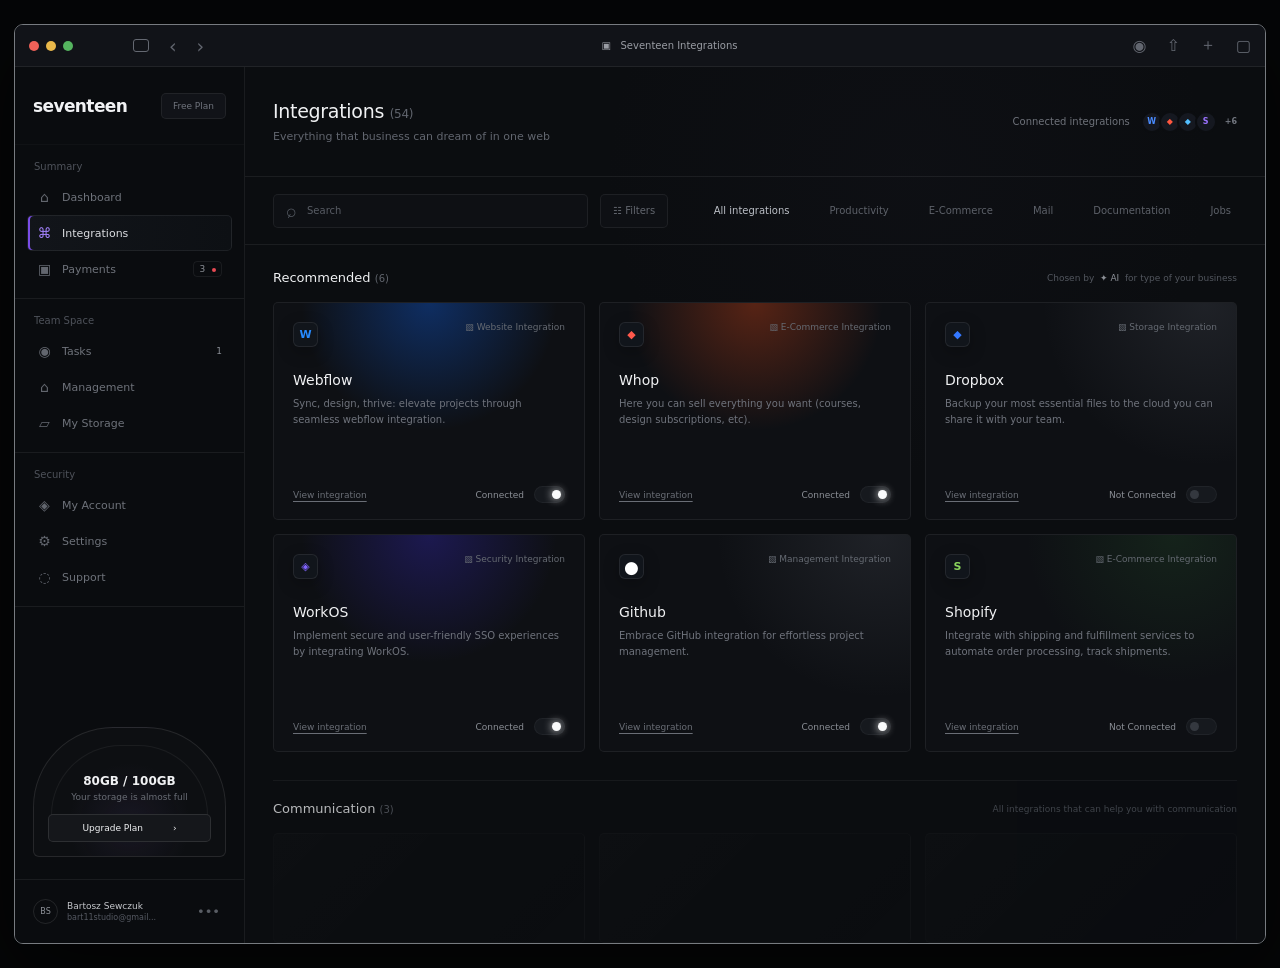
<file: integrations-ui/index.html>
<!doctype html>
<html lang="en">
  <head>
    <meta charset="UTF-8" />
    <meta name="viewport" content="width=device-width, initial-scale=1.0" />
    <meta name="theme-color" content="#090b0e" />
    <title>Seventeen — Integrations</title>
    <link rel="stylesheet" href="./styles.css" />
  </head>
  <body>
    <div class="browser-shell">
      <header class="browser-bar">
        <div class="traffic-lights" aria-hidden="true"><i></i><i></i><i></i></div>
        <div class="browser-actions" aria-hidden="true">
          <span class="split-icon"></span><span>‹</span><span>›</span>
        </div>
        <div class="address">▣&nbsp;&nbsp; Seventeen Integrations</div>
        <div class="browser-tools" aria-hidden="true"><span>◉</span><span>⇧</span><span>＋</span><span>▢</span></div>
      </header>

      <div class="app-shell">
        <aside class="sidebar" id="sidebar">
          <div class="brand-row">
            <a class="brand" href="#">seventeen</a>
            <button class="plan-badge">Free Plan</button>
          </div>

          <nav class="nav-groups" aria-label="Main navigation">
            <section>
              <p class="nav-label">Summary</p>
              <a href="#"><span>⌂</span> Dashboard</a>
              <a class="active" href="#"><span>⌘</span> Integrations</a>
              <a href="#"><span>▣</span> Payments <em class="notice">3 <b></b></em></a>
            </section>
            <section>
              <p class="nav-label">Team Space</p>
              <a href="#"><span>◉</span> Tasks <em>1</em></a>
              <a href="#"><span>⌂</span> Management</a>
              <a href="#"><span>▱</span> My Storage</a>
            </section>
            <section>
              <p class="nav-label">Security</p>
              <a href="#"><span>◈</span> My Account</a>
              <a href="#"><span>⚙</span> Settings</a>
              <a href="#"><span>◌</span> Support</a>
            </section>
          </nav>

          <div class="storage-card">
            <div class="storage-copy"><strong>80GB / 100GB</strong><span>Your storage is almost full</span></div>
            <button>Upgrade Plan <span>›</span></button>
          </div>

          <div class="profile">
            <div class="avatar">BS</div>
            <div><strong>Bartosz Sewczuk</strong><span>bart11studio@gmail...</span></div>
            <button aria-label="Profile options">•••</button>
          </div>
        </aside>

        <main class="main">
          <header class="page-header">
            <button class="menu-button" id="menuButton" aria-label="Toggle menu">☰</button>
            <div>
              <h1>Integrations <span>(54)</span></h1>
              <p>Everything that business can dream of in one web</p>
            </div>
            <div class="connected-summary">
              <span>Connected integrations</span>
              <div class="mini-icons"><b class="mi-blue">W</b><b class="mi-red">◆</b><b class="mi-cyan">◆</b><b class="mi-violet">S</b><b class="more">+6</b></div>
            </div>
          </header>

          <section class="toolbar">
            <label class="search"><span>⌕</span><input id="searchInput" type="search" placeholder="Search" /></label>
            <button class="filter-button" id="filterButton"><span>☷</span> Filters <b id="filterCount"></b></button>
            <div class="tabs" id="tabs" role="tablist">
              <button class="active" data-category="All integrations">All integrations</button>
              <button data-category="Productivity">Productivity</button>
              <button data-category="E-Commerce">E-Commerce</button>
              <button data-category="Mail">Mail</button>
              <button data-category="Documentation">Documentation</button>
              <button data-category="Jobs">Jobs</button>
            </div>
          </section>

          <section class="content-section">
            <div class="section-title">
              <h2>Recommended <span id="resultCount">(6)</span></h2>
              <p>Chosen by&nbsp; <strong>✦ AI</strong>&nbsp; for type of your business</p>
            </div>

            <div class="card-grid" id="cardGrid"></div>
            <p class="empty-state" id="emptyState">No integrations match your search.</p>
          </section>

          <section class="communication">
            <div class="section-title"><h2>Communication <span>(3)</span></h2><p>All integrations that can help you with communication</p></div>
            <div class="ghost-grid"><span></span><span></span><span></span></div>
          </section>
        </main>
      </div>
    </div>
    <script src="./app.js"></script>
  </body>
</html>
</file>
<file: integrations-ui/styles.css>
:root {
  color-scheme: dark;
  --bg: #090b0e;
  --panel: #0d0f13;
  --panel-2: #101318;
  --line: rgba(255, 255, 255, .065);
  --line-strong: rgba(255, 255, 255, .1);
  --text: #f0f1f3;
  --muted: #666b75;
  --muted-2: #8a8e96;
}

* { box-sizing: border-box; }
html, body { min-height: 100%; }
body {
  margin: 0;
  padding: 24px 0;
  background: #050607;
  color: var(--text);
  font-family: Inter, ui-sans-serif, system-ui, sans-serif;
  font-size: 13px;
}
button, input { font: inherit; }
button, a { -webkit-tap-highlight-color: transparent; }
button { color: inherit; }

.browser-shell {
  width: min(1440px, calc(100vw - 28px));
  min-height: min(882px, calc(100vh - 48px));
  margin: 0 auto;
  overflow: hidden;
  border: 1px solid #777b80;
  border-radius: 9px;
  background: var(--bg);
  box-shadow: 0 24px 80px rgba(0,0,0,.55);
}

.browser-bar {
  height: 42px;
  display: grid;
  grid-template-columns: 90px 100px 1fr 145px;
  align-items: center;
  gap: 14px;
  padding: 0 14px;
  border-bottom: 1px solid var(--line);
  background: #111318;
  color: #62666f;
}
.traffic-lights { display: flex; gap: 7px; }
.traffic-lights i { width: 10px; height: 10px; border-radius: 50%; background: #f06158; }
.traffic-lights i:nth-child(2) { background: #e9b84a; }
.traffic-lights i:nth-child(3) { background: #55b45f; }
.browser-actions, .browser-tools { display: flex; align-items: center; gap: 20px; font-size: 19px; }
.browser-tools { justify-content: flex-end; font-size: 16px; }
.split-icon { width: 16px; height: 13px; border: 1px solid #646871; border-radius: 3px; box-shadow: inset 5px 0 0 transparent; }
.address { text-align: center; color: #9a9da4; font-size: 10px; }

.app-shell { display: grid; grid-template-columns: 230px 1fr; min-height: 840px; }
.sidebar {
  display: flex;
  flex-direction: column;
  min-width: 0;
  background: #0a0c0f;
  border-right: 1px solid var(--line);
}
.brand-row { height: 78px; display: flex; align-items: center; justify-content: space-between; padding: 0 18px; border-bottom: 1px solid rgba(255,255,255,.025); }
.brand { color: #f1f2f4; font-size: 17px; font-weight: 700; letter-spacing: -.6px; text-decoration: none; }
.plan-badge { border: 1px solid var(--line); border-radius: 5px; background: #111318; color: #6f737c; padding: 7px 11px; font-size: 9px; }
.nav-groups section { padding: 16px 12px 11px; border-bottom: 1px solid var(--line); }
.nav-label { margin: 0 7px 7px; color: #4e525a; font-size: 10px; }
.nav-groups a {
  height: 36px; display: flex; align-items: center; position: relative; gap: 10px;
  padding: 0 9px; border: 1px solid transparent; border-radius: 5px;
  color: #6e727a; text-decoration: none; font-size: 11px;
}
.nav-groups a > span { width: 15px; text-align: center; color: #62666e; font-size: 14px; }
.nav-groups a em { margin-left: auto; color: #8c9097; font-size: 9px; font-style: normal; }
.nav-groups a .notice { border: 1px solid var(--line); border-radius: 4px; padding: 2px 5px; }
.notice b { display: inline-block; width: 4px; height: 4px; margin-left: 4px; border-radius: 50%; background: #e74a53; vertical-align: middle; }
.nav-groups a.active { color: #dbdde1; border-color: var(--line); background: linear-gradient(90deg, #12151a, #0d1014); box-shadow: inset 2px 0 #7a4de8; }
.nav-groups a.active span { color: #a583ff; }

.storage-card {
  margin: auto 18px 22px; min-height: 130px; position: relative; overflow: hidden;
  display: flex; flex-direction: column; align-items: center; justify-content: flex-end;
  padding: 20px 14px 14px; border: 1px solid var(--line-strong); border-radius: 80px 80px 6px 6px;
  background: radial-gradient(circle at 50% 75%, rgba(75,58,109,.18), transparent 45%), #0d0f12;
}
.storage-card::after { content: ""; position: absolute; inset: 17px; border: 1px solid rgba(255,255,255,.06); border-bottom: 0; border-radius: 70px 70px 0 0; }
.storage-copy { z-index: 1; text-align: center; }
.storage-copy strong { display: block; font-size: 12px; }
.storage-copy span { display: block; margin-top: 4px; color: #696d75; font-size: 9px; }
.storage-card button { width: 100%; z-index: 1; display: flex; justify-content: center; gap: 30px; margin-top: 12px; padding: 8px; border: 1px solid var(--line-strong); border-radius: 5px; background: #15171b; font-size: 9px; }
.profile { min-height: 64px; display: flex; align-items: center; gap: 9px; padding: 11px 18px; border-top: 1px solid var(--line); }
.avatar { width: 25px; height: 25px; display: grid; place-items: center; border: 1px solid var(--line-strong); border-radius: 50%; color: #8f939a; font-size: 8px; }
.profile strong, .profile span { display: block; max-width: 110px; overflow: hidden; text-overflow: ellipsis; white-space: nowrap; }
.profile strong { font-size: 9px; font-weight: 500; color: #c5c7cb; }
.profile span { margin-top: 2px; font-size: 8px; color: #555962; }
.profile button { margin-left: auto; border: 0; background: transparent; color: #595d64; }

.main { min-width: 0; overflow: hidden; background: radial-gradient(circle at 65% 12%, rgba(46,42,64,.08), transparent 30%), #0b0d10; }
.page-header { min-height: 110px; display: flex; align-items: center; gap: 20px; padding: 0 28px; border-bottom: 1px solid var(--line); }
.page-header h1 { margin: 0; font-size: 19px; font-weight: 500; letter-spacing: -.3px; }
.page-header h1 span { color: #61656e; font-size: 12px; }
.page-header p { margin: 8px 0 0; color: #62666f; font-size: 11px; }
.connected-summary { margin-left: auto; display: flex; align-items: center; gap: 15px; color: #6e727a; font-size: 10px; }
.mini-icons { display: flex; align-items: center; }
.mini-icons b { width: 22px; height: 22px; display: grid; place-items: center; margin-left: -4px; border: 2px solid #0b0d10; border-radius: 50%; font-size: 8px; background: #151820; }
.mini-icons .mi-blue { color: #4b8cff; }.mini-icons .mi-red { color: #ff573f; }.mini-icons .mi-cyan { color: #53bfff; }.mini-icons .mi-violet { color: #9b72ff; }
.mini-icons .more { width: auto; margin-left: 8px; border: 0; color: #737780; background: transparent; }
.menu-button { display: none; border: 0; background: transparent; color: #a4a7ae; font-size: 20px; }

.toolbar { min-height: 68px; display: flex; align-items: center; gap: 12px; padding: 13px 28px; border-bottom: 1px solid var(--line); }
.search { width: 315px; height: 34px; display: flex; align-items: center; gap: 9px; padding: 0 11px; border: 1px solid var(--line); border-radius: 5px; background: #0e1014; color: #555a62; }
.search span { font-size: 18px; transform: rotate(-15deg); }
.search input { width: 100%; border: 0; outline: 0; background: transparent; color: #d6d8dc; font-size: 10px; }
.search input::placeholder { color: #585c64; }
.filter-button { height: 34px; border: 1px solid var(--line); border-radius: 5px; padding: 0 12px; background: #0e1014; color: #62666e; font-size: 10px; }
.filter-button.active { border-color: rgba(130, 90, 255, .5); color: #b09af7; }
.filter-button b:not(:empty) { display: inline-grid; place-items: center; min-width: 14px; height: 14px; margin-left: 4px; border-radius: 50%; background: #7049d7; color: white; font-size: 8px; }
.tabs { margin-left: auto; display: flex; align-self: stretch; gap: 28px; overflow-x: auto; scrollbar-width: none; }
.tabs button { position: relative; flex: 0 0 auto; border: 0; background: transparent; color: #5d6169; font-size: 10px; cursor: pointer; }
.tabs button.active { color: #bbbfc6; }
.tabs button.active::after { content: ""; position: absolute; left: 0; right: 0; bottom: -13px; height: 1px; background: #aaaeb5; }

.content-section { padding: 25px 28px 0; }
.section-title { display: flex; align-items: center; justify-content: space-between; margin-bottom: 17px; }
.section-title h2 { margin: 0; font-size: 13px; font-weight: 500; }
.section-title h2 span { color: #60646c; font-size: 10px; }
.section-title p { margin: 0; color: #52565e; font-size: 9px; }
.section-title p strong { color: #8b8f96; font-weight: 500; }
.card-grid { display: grid; grid-template-columns: repeat(3, minmax(0, 1fr)); gap: 14px; }
.integration-card {
  min-height: 218px; position: relative; overflow: hidden;
  display: flex; flex-direction: column; padding: 19px 19px 16px;
  border: 1px solid var(--line); border-radius: 5px; background: #0e1014;
  transition: transform .25s ease, border-color .25s ease, box-shadow .25s ease;
}
.integration-card:hover { transform: translateY(-2px); border-color: rgba(255,255,255,.14); box-shadow: 0 12px 25px rgba(0,0,0,.22); }
.integration-card::before { content: ""; position: absolute; inset: 0; pointer-events: none; opacity: .9; }
.integration-card.blue::before { background: radial-gradient(circle at 50% 0%, rgba(16,95,227,.42), transparent 48%); }
.integration-card.orange::before { background: radial-gradient(circle at 50% 0%, rgba(227,73,23,.38), transparent 48%); }
.integration-card.indigo::before { background: radial-gradient(circle at 50% 0%, rgba(59,44,211,.35), transparent 48%); }
.integration-card.gray::before { background: radial-gradient(circle at 90% 0%, rgba(126,132,146,.17), transparent 46%); }
.integration-card.green::before { background: radial-gradient(circle at 80% 0%, rgba(60,145,65,.16), transparent 45%); }
.card-top, .card-content, .card-footer { position: relative; z-index: 1; }
.card-top { display: flex; justify-content: space-between; align-items: flex-start; }
.logo { width: 25px; height: 25px; display: grid; place-items: center; border: 1px solid rgba(255,255,255,.08); border-radius: 6px; background: #11151b; font-size: 11px; font-weight: 700; box-shadow: 0 5px 16px rgba(0,0,0,.25); }
.logo.webflow { color: #268aff; }.logo.whop { color: #ff594c; }.logo.dropbox { color: #3478ff; }.logo.workos { color: #8064ff; }.logo.github { color: white; font-size: 17px; }.logo.shopify { color: #8ad45c; }
.card-type { color: #656a72; font-size: 9px; }
.card-content { margin-top: 25px; }
.card-content h3 { margin: 0 0 8px; font-size: 14px; font-weight: 500; }
.card-content p { max-width: 290px; margin: 0; color: #6f737c; font-size: 10px; line-height: 1.55; }
.card-footer { display: flex; align-items: center; justify-content: space-between; margin-top: auto; padding-top: 18px; }
.card-footer a { color: #6a6e76; font-size: 9px; text-decoration: underline; text-underline-offset: 3px; }
.connection { display: flex; align-items: center; gap: 10px; color: #8b8f96; font-size: 9px; }
.toggle { width: 31px; height: 17px; position: relative; border: 0; border-radius: 9px; background: #16191e; box-shadow: inset 0 0 0 1px rgba(255,255,255,.045); cursor: pointer; }
.toggle::after { content: ""; position: absolute; width: 9px; height: 9px; top: 4px; left: 4px; border-radius: 50%; background: #34383f; transition: left .2s, background .2s, box-shadow .2s; }
.toggle.on::after { left: 18px; background: #f9fafb; box-shadow: 0 0 9px rgba(255,255,255,.9); }
.empty-state { display: none; padding: 50px 0; text-align: center; color: #686c74; }
.empty-state.visible { display: block; }
.communication { margin: 28px 28px 0; padding-top: 20px; border-top: 1px solid var(--line); opacity: .75; }
.ghost-grid { display: grid; grid-template-columns: repeat(3, 1fr); gap: 14px; }
.ghost-grid span { height: 110px; border: 1px solid rgba(255,255,255,.025); border-radius: 5px; background: linear-gradient(135deg, rgba(255,255,255,.015), transparent); }

@media (max-width: 1080px) {
  .app-shell { grid-template-columns: 200px 1fr; }
  .card-grid { grid-template-columns: repeat(2, 1fr); }
  .connected-summary span { display: none; }
  .tabs { gap: 20px; }
  .toolbar { flex-wrap: wrap; }
  .tabs { width: 100%; order: 3; margin-left: 0; min-height: 34px; }
  .tabs button.active::after { bottom: 0; }
}

@media (max-width: 760px) {
  body { padding: 0; }
  .browser-shell { width: 100%; min-height: 100vh; border: 0; border-radius: 0; }
  .browser-bar { display: none; }
  .app-shell { display: block; min-height: 100vh; }
  .sidebar { width: 240px; position: fixed; inset: 0 auto 0 0; z-index: 20; transform: translateX(-100%); transition: transform .25s; box-shadow: 20px 0 45px rgba(0,0,0,.5); }
  .sidebar.open { transform: translateX(0); }
  .menu-button { display: block; }
  .page-header { padding: 18px; }
  .connected-summary { display: none; }
  .toolbar, .content-section { padding-left: 18px; padding-right: 18px; }
  .search { flex: 1; width: auto; }
  .card-grid { grid-template-columns: 1fr; }
  .section-title p { display: none; }
  .communication { margin-left: 18px; margin-right: 18px; }
  .ghost-grid { grid-template-columns: 1fr; }
}

@media (prefers-reduced-motion: reduce) { *, *::before, *::after { transition: none !important; } }
</file>
